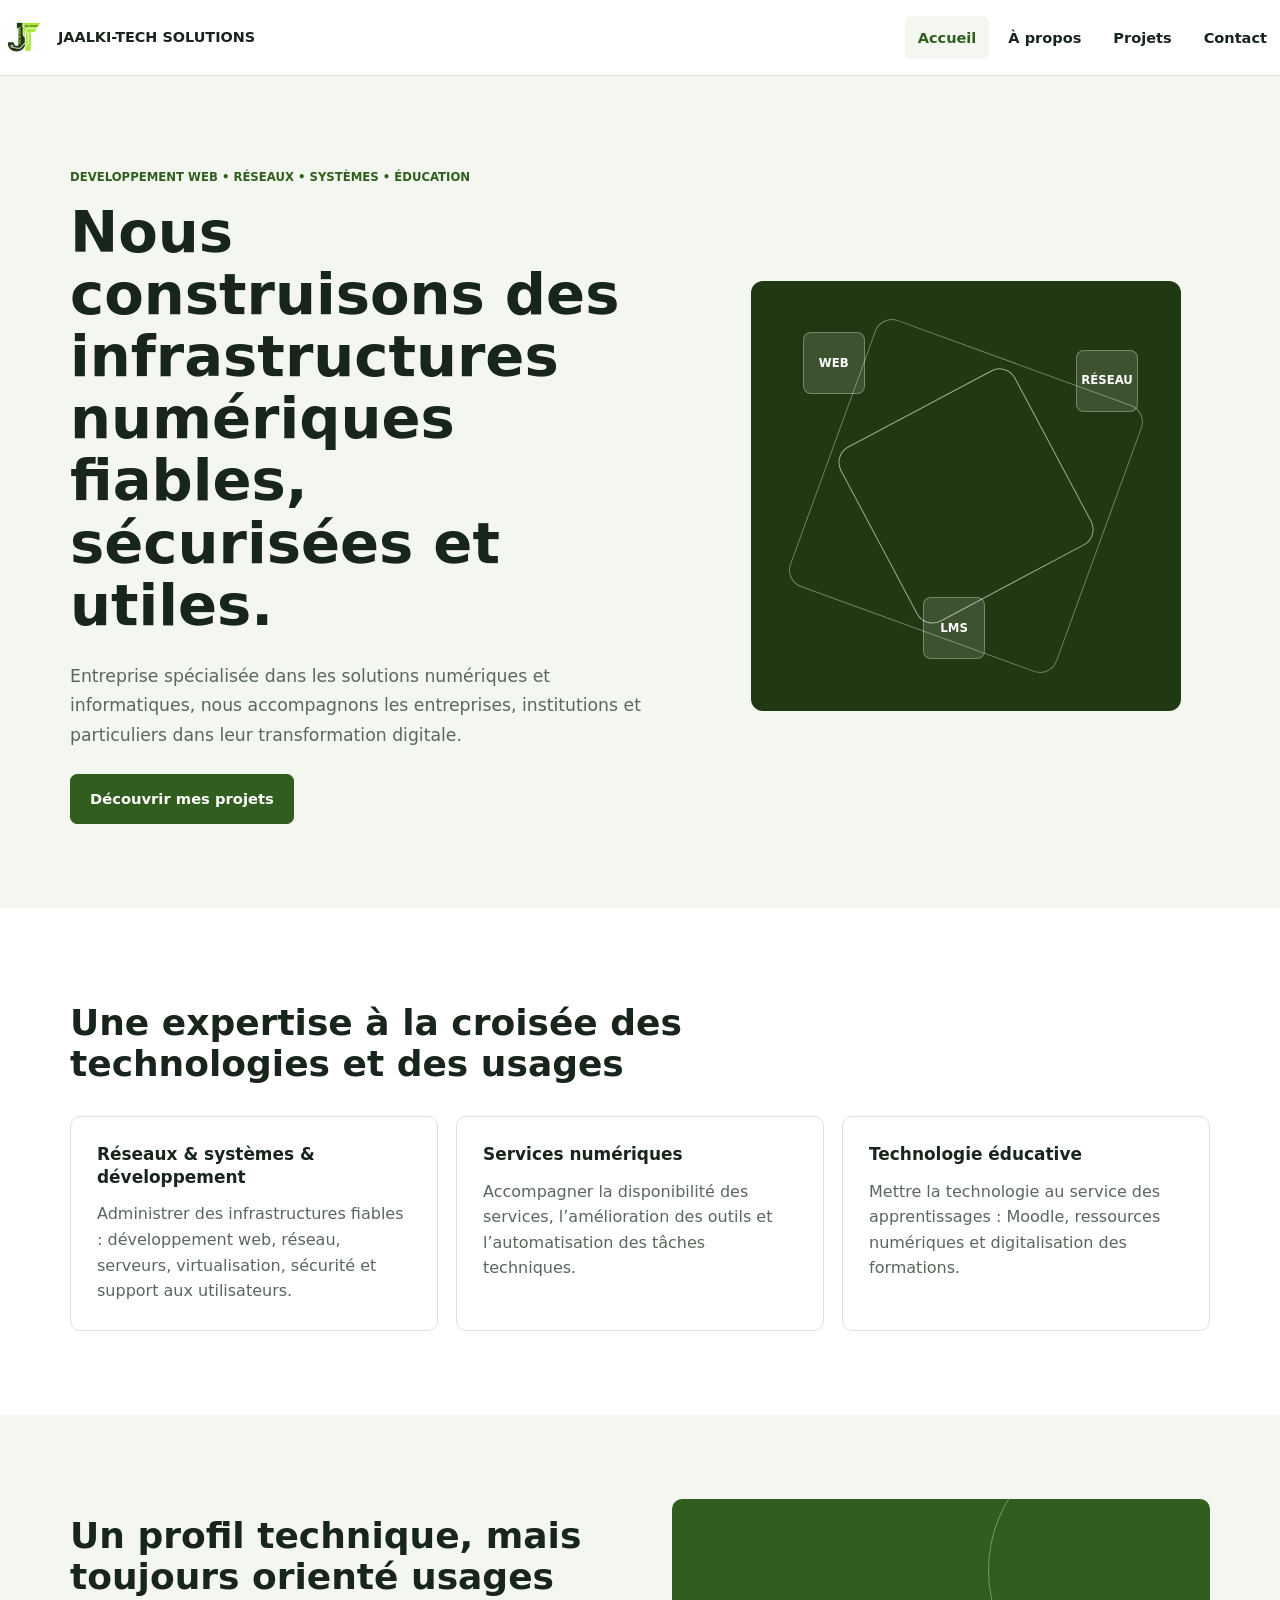
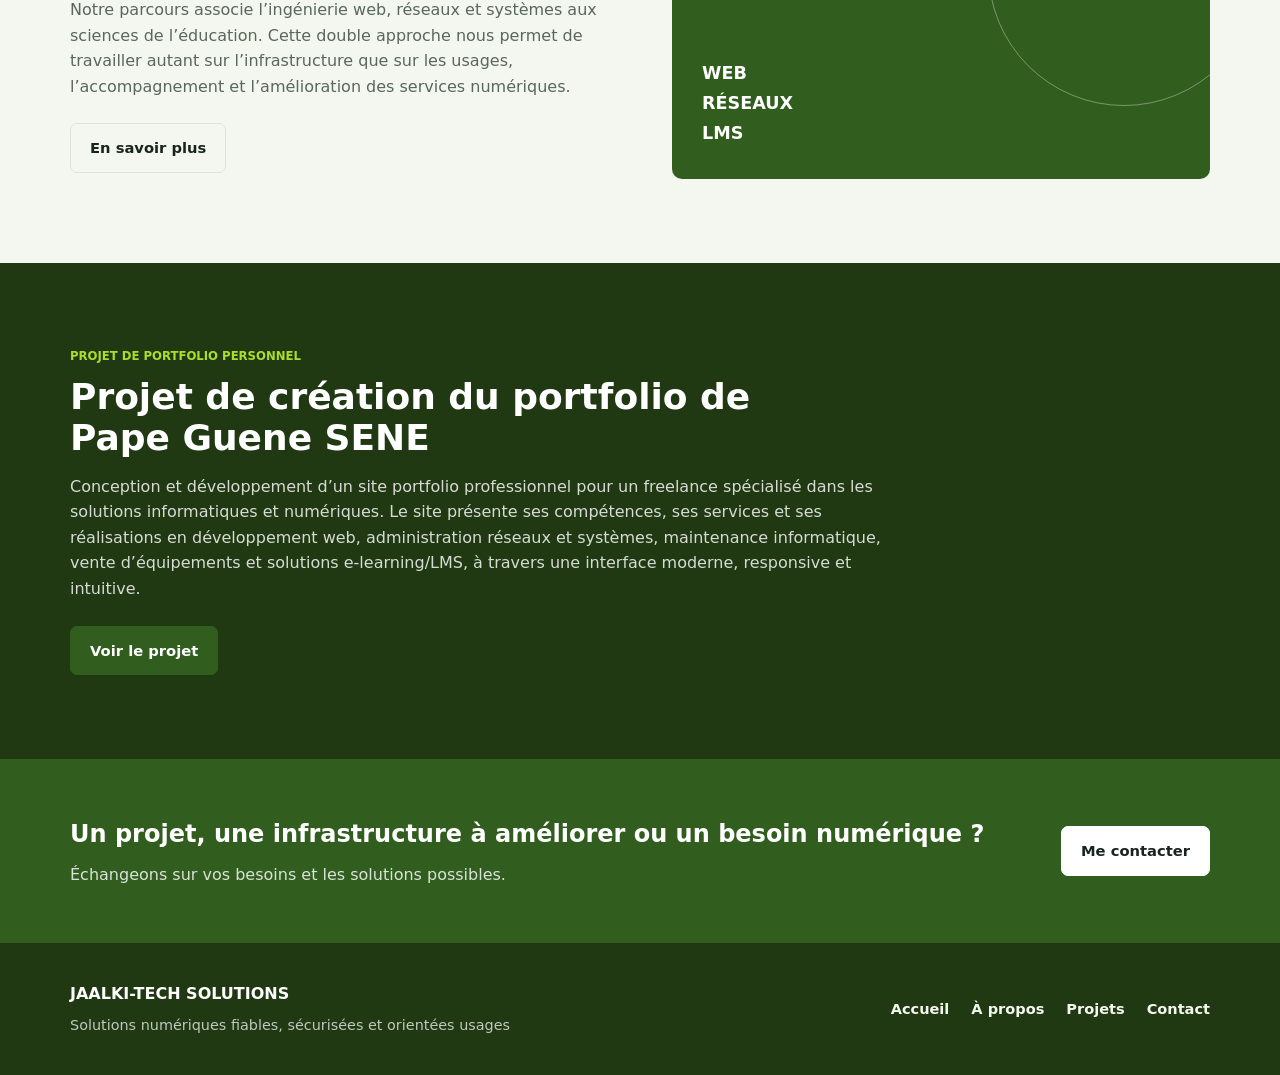
<file: index.html>
<!doctype html>
<html lang="fr">
  <!-- Début du document HTML : indique que la page est en français -->
  <head>
    <!-- Métadonnées du document : encodage, compatibilité mobile et description SEO -->
    <meta charset="utf-8" />
    <meta name="viewport" content="width=device-width, initial-scale=1" />
    <meta name="description" content="JAALKI-TECH SOLUTIONS — solutions numériques et informatiques."/>
    <title>Accueil | JAALKI-TECH SOLUTIONS</title>
    <!-- Icône du site affichée dans l'onglet du navigateur -->
    <link rel="icon" type="image/png" href="assets/favicon.png" />
    <!-- Lien vers la feuille de style principale du site -->
    <link rel="stylesheet" href="style.css" />
  </head>
  <body>
    <!-- En-tête du site : logo, nom, bouton du menu et navigation principale -->
    <header class="site-header">
      <div class="container header-inner">
        <!-- Logo et nom de l'entreprise, renvoyant vers la page d'accueil -->
        <a
          class="brand"
          href="index.html"
          aria-label="JAALKI-TECH SOLUTIONS, accueil"
        >
          <img class="brand-logo" src="assets/WhatsApp%20Image%202026-10-04%20at%2000.43.53.jpeg" alt="" width="48" height="48" />
          <span>JAALKI-TECH SOLUTIONS</span>
        </a>
        <!-- Bouton mobile pour ouvrir/fermer le menu sur petit écran -->
        <button
          class="menu-toggle"
          aria-label="Ouvrir le menu"
          aria-expanded="false"
        >
          ☰
        </button>
        <!-- Navigation principale entre les pages du site -->
        <nav class="nav">
          <a class="active" href="index.html">Accueil</a
          ><a class="" href="a-propos.html">À propos</a
          ><a class="" href="projets.html">Projets</a
          ><a class="" href="contact.html">Contact</a>
        </nav>
      </div>
    </header>

    <!-- Contenu principal de la page d'accueil -->
    <main>
      <!-- Section d'introduction : slogan et appel à l'action -->
      <section class="hero">
        <div class="container hero-grid">
          <div>
            <div class="eyebrow">
              DEVELOPPEMENT WEB • RÉSEAUX • SYSTÈMES • ÉDUCATION
            </div>
            <h1>
              Nous construisons des infrastructures numériques fiables, sécurisées
              et utiles.
            </h1>
            <p class="hero-copy">
              Entreprise spécialisée dans les solutions numériques et
              informatiques, nous accompagnons les entreprises, institutions et
              particuliers dans leur transformation digitale.
            </p>
            <div class="actions">
              <a class="button" href="projets.html">Découvrir mes projets</a>
            </div>
          </div>
          <!-- Illustration visuelle du positionnement de l'entreprise -->
          <div
            class="abstract"
            aria-label="Illustration abstraite des domaines de l'entreprise"
          >
            <span class="node n1">WEB</span><span class="node n2">RÉSEAU</span
            ><span class="node n3">LMS</span>
          </div>
        </div>
      </section>

      <!-- Section de présentation des domaines d'expertise -->
      <section class="section">
        <div class="container">
          <div class="section-heading">
            <h2>Une expertise à la croisée des technologies et des usages</h2>
          </div>
          <div class="cards">
            <!-- Carte 1 : réseaux, systèmes et développement -->
            <article class="card">
              <h3>Réseaux &amp; systèmes &amp; développement</h3>
              <p>
                Administrer des infrastructures fiables : développement web,
                réseau, serveurs, virtualisation, sécurité et support aux
                utilisateurs.
              </p>
            </article>
            <!-- Carte 2 : services numériques -->
            <article class="card">
              <h3>Services numériques</h3>
              <p>
                Accompagner la disponibilité des services, l’amélioration des
                outils et l’automatisation des tâches techniques.
              </p>
            </article>
            <!-- Carte 3 : technologie éducative -->
            <article class="card">
              <h3>Technologie éducative</h3>
              <p>
                Mettre la technologie au service des apprentissages : Moodle,
                ressources numériques et digitalisation des formations.
              </p>
            </article>
          </div>
        </div>
      </section>

      <!-- Section "À propos" : profil technique et orienté usages -->
      <section class="section section-soft">
        <div class="container about-grid">
          <div>
            <h2>Un profil technique, mais toujours orienté usages</h2>
            <p class="muted">
              Notre parcours associe l’ingénierie web, réseaux et systèmes aux
              sciences de l’éducation. Cette double approche nous permet de
              travailler autant sur l’infrastructure que sur les usages,
              l’accompagnement et l’amélioration des services numériques.
            </p>
            <div class="actions">
              <a class="button button-light" href="a-propos.html"
                >En savoir plus</a
              >
            </div>
          </div>
          <!-- Bloc visuel décoratif de la section à propos -->
          <div class="about-panel" aria-hidden="true"></div>
        </div>
      </section>

      <!-- Section présentant un projet de portfolio personnel -->
      <section class="section featured">
        <div class="container">
          <div class="eyebrow">PROJET DE portfolio personnel</div>
          <h2>Projet de création du portfolio de Pape Guene SENE</h2>
          <p>
            Conception et développement d’un site portfolio professionnel pour
            un freelance spécialisé dans les solutions informatiques et
            numériques. Le site présente ses compétences, ses services et ses
            réalisations en développement web, administration réseaux et
            systèmes, maintenance informatique, vente d’équipements et solutions
            e-learning/LMS, à travers une interface moderne, responsive et
            intuitive.
          </p>
          <div class="actions">
            <a
              class="button"
              href="https://papeguenesene-wq.github.io/Mon-portfolio/"
              target="_blank"
              rel="noopener"
              >Voir le projet</a
            >
          </div>
        </div>
      </section>

      <!-- Section de call-to-action pour encourager le contact -->
      <section class="cta">
        <div class="container cta-inner">
          <div>
            <h2>
              Un projet, une infrastructure à améliorer ou un besoin numérique ?
            </h2>
            <p>Échangeons sur vos besoins et les solutions possibles.</p>
          </div>
          <a class="button" href="contact.html">Me contacter</a>
        </div>
      </section>
    </main>

    <!-- Pied de page du site : identité, slogan et liens utiles -->
    <footer class="site-footer">
      <div class="container footer-inner">
        <div>
          <div class="footer-name">JAALKI-TECH SOLUTIONS</div>
          <p class="footer-slogan">
            Solutions numériques fiables, sécurisées et orientées usages
          </p>
        </div>
        <div class="footer-links">
          <a href="index.html">Accueil</a><a href="a-propos.html">À propos</a
          ><a href="projets.html">Projets</a><a href="contact.html">Contact</a>
        </div>
      </div>
    </footer>

    <!-- Script JavaScript du site chargé en fin de page pour les interactions -->
    <script src="script.js"></script>
  </body>
</html>
</file>
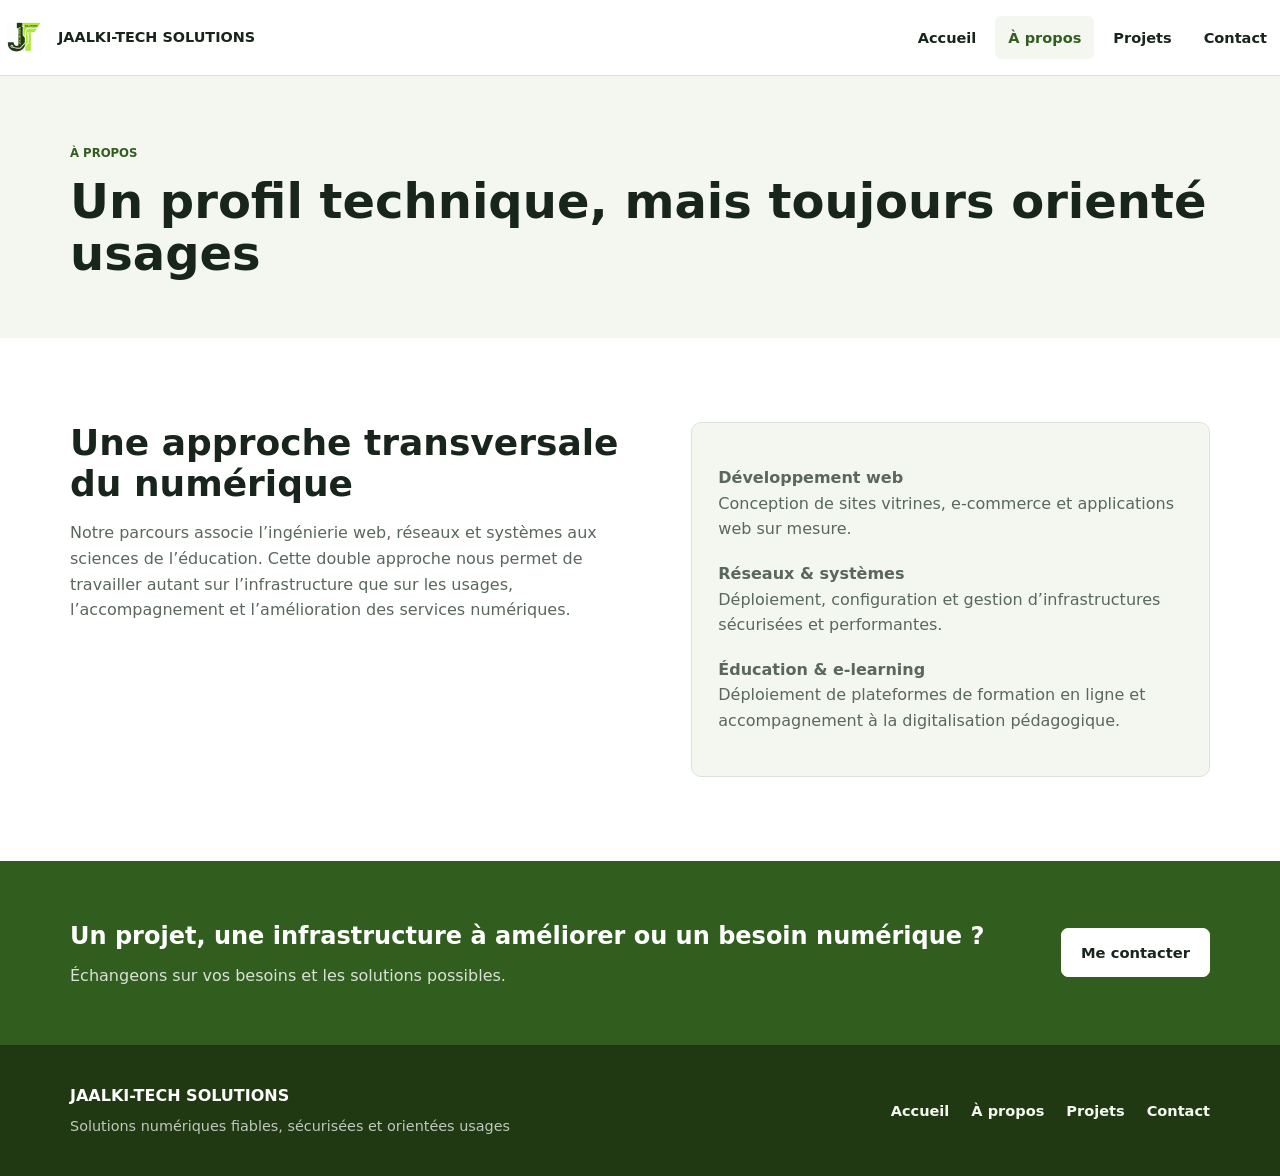
<file: a-propos.html>
<!doctype html>
<html lang="fr">
  <!-- Début du document HTML, page dédiée à la présentation de l'entreprise -->
  <head>
    <!-- En-tête du document : encodage, compatibilité mobile et informations SEO -->
    <meta charset="utf-8" />
    <meta name="viewport" content="width=device-width, initial-scale=1" />
    <meta
      name="description"
      content="JAALKI-TECH SOLUTIONS — solutions numériques et informatiques."
    />
    <title>À propos | JAALKI-TECH SOLUTIONS</title>
    <!-- Icône du site affichée dans l'onglet du navigateur -->
    <link rel="icon" type="image/png" href="assets/favicon.png" />
    <!-- Lien vers la feuille de style commune à tout le site -->
    <link rel="stylesheet" href="style.css" />
  </head>
  <body>
    <!-- En-tête global du site avec logo, nom et navigation -->
    <header class="site-header">
      <div class="container header-inner">
        <!-- Logo cliquable renvoyant vers la page d'accueil -->
        <a
          class="brand"
          href="index.html"
          aria-label="JAALKI-TECH SOLUTIONS, accueil"
        >
          <img class="brand-logo" src="assets/WhatsApp%20Image%202026-10-04%20at%2000.43.53.jpeg" alt="" width="48" height="48" />
          <span>JAALKI-TECH SOLUTIONS</span>
        </a>
        <!-- Bouton affiché sur mobile pour ouvrir le menu -->
        <button
          class="menu-toggle"
          aria-label="Ouvrir le menu"
          aria-expanded="false"
        >
          ☰
        </button>
        <!-- Menu principal de navigation entre les pages -->
        <nav class="nav">
          <a class="" href="index.html">Accueil</a
          ><a class="active" href="a-propos.html">À propos</a
          ><a class="" href="projets.html">Projets</a
          ><a class="" href="contact.html">Contact</a>
        </nav>
      </div>
    </header>

    <!-- Contenu principal de la page À propos -->
    <main>
      <!-- Bannière supérieure de page avec titre de section -->
      <section class="page-hero">
        <div class="container">
          <div class="eyebrow">À PROPOS</div>
          <h1>Un profil technique, mais toujours orienté usages</h1>
        </div>
      </section>

      <!-- Présentation de la philosophie et des compétences -->
      <section class="section">
        <div class="container content-grid">
          <div>
            <h2>Une approche transversale du numérique</h2>
            <p>
              Notre parcours associe l’ingénierie web, réseaux et systèmes aux
              sciences de l’éducation. Cette double approche nous permet de
              travailler autant sur l’infrastructure que sur les usages,
              l’accompagnement et l’amélioration des services numériques.
            </p>
          </div>
          <!-- Bloc latéral récapitulatif des domaines d’expertise -->
          <aside class="info-panel">
            <p>
              <strong>Développement web</strong><br />Conception de sites
              vitrines, e-commerce et applications web sur mesure.
            </p>
            <p>
              <strong>Réseaux &amp; systèmes</strong><br />Déploiement,
              configuration et gestion d’infrastructures sécurisées et
              performantes.
            </p>
            <p>
              <strong>Éducation &amp; e-learning</strong><br />Déploiement de
              plateformes de formation en ligne et accompagnement à la
              digitalisation pédagogique.
            </p>
          </aside>
        </div>
      </section>

      <!-- Appel à l'action invitant à prendre contact -->
      <section class="cta">
        <div class="container cta-inner">
          <div>
            <h2>
              Un projet, une infrastructure à améliorer ou un besoin numérique ?
            </h2>
            <p>Échangeons sur vos besoins et les solutions possibles.</p>
          </div>
          <a class="button" href="contact.html">Me contacter</a>
        </div>
      </section>
    </main>

    <!-- Pied de page identique sur toutes les pages -->
    <footer class="site-footer">
      <div class="container footer-inner">
        <div>
          <div class="footer-name">JAALKI-TECH SOLUTIONS</div>
          <p class="footer-slogan">
            Solutions numériques fiables, sécurisées et orientées usages
          </p>
        </div>
        <div class="footer-links">
          <a href="index.html">Accueil</a><a href="a-propos.html">À propos</a
          ><a href="projets.html">Projets</a><a href="contact.html">Contact</a>
        </div>
      </div>
    </footer>

    <!-- Script JavaScript commun pour les interactions du site -->
    <script src="script.js"></script>
  </body>
</html>
</file>
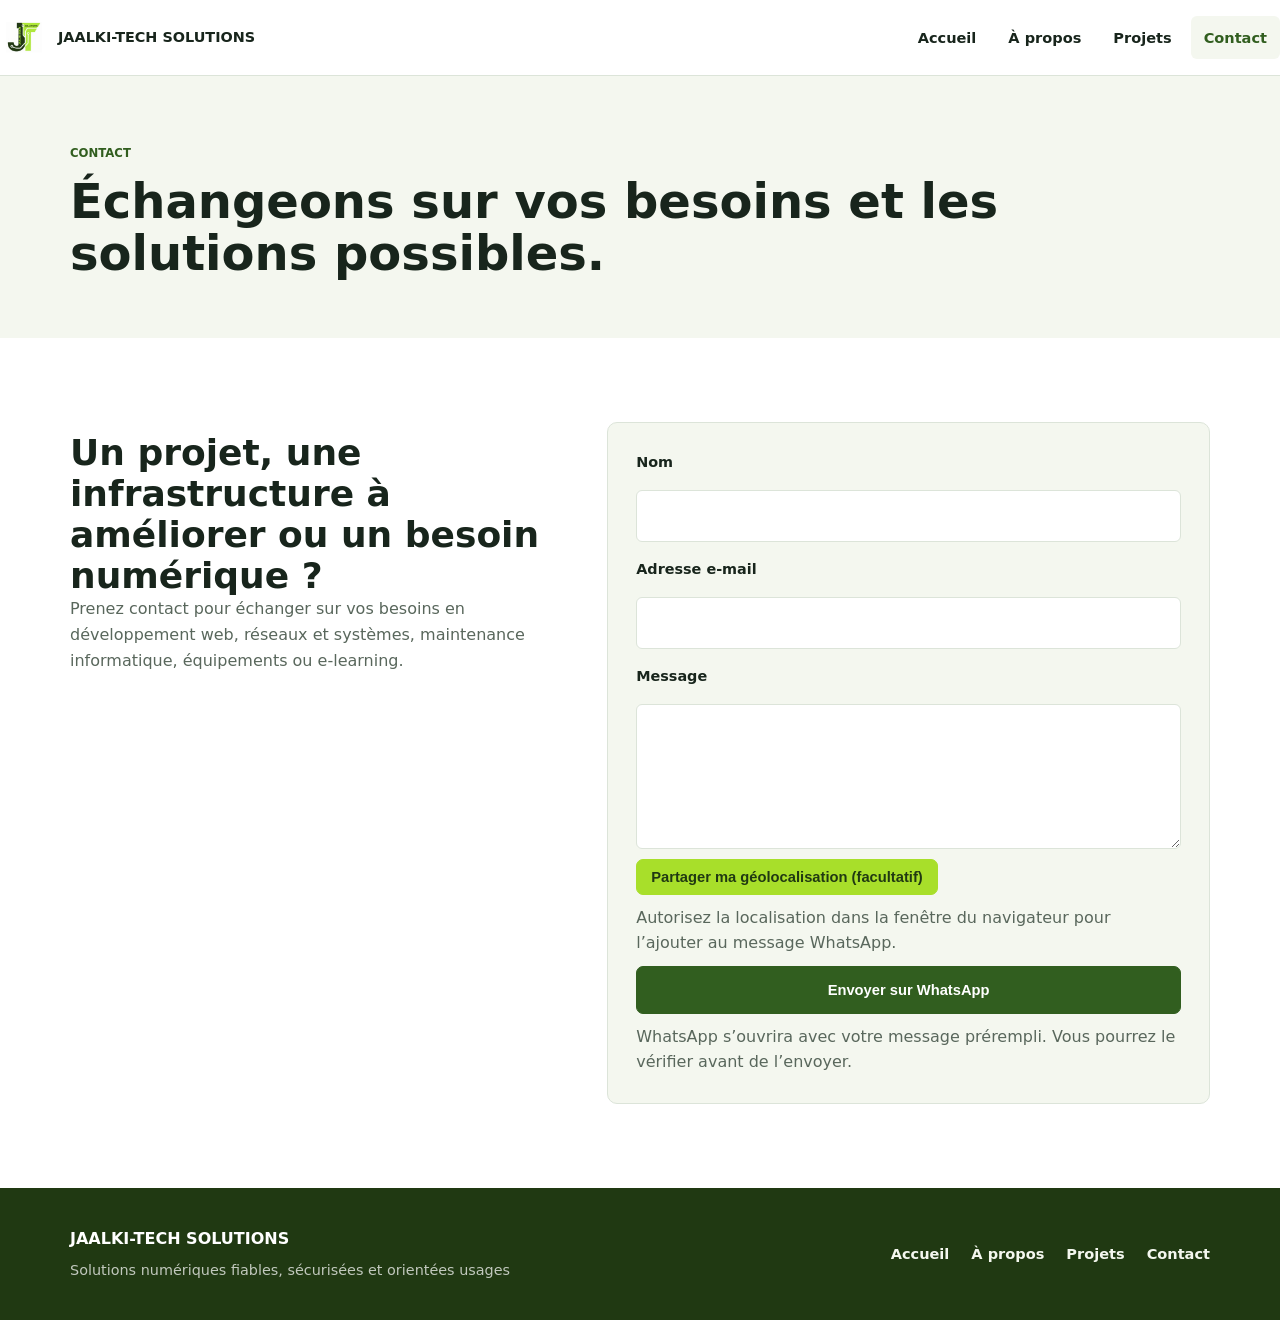
<file: contact.html>
<!doctype html>
<html lang="fr">
  <!-- Début de la page de contact : formulaire destiné à envoyer un message WhatsApp -->
  <head>
    <!-- Métadonnées de la page et chargement du style global -->
    <meta charset="utf-8" />
    <meta name="viewport" content="width=device-width, initial-scale=1" />
    <meta
      name="description"
      content="JAALKI-TECH SOLUTIONS — solutions numériques et informatiques."
    />
    <title>Contact | JAALKI-TECH SOLUTIONS</title>
    <link rel="icon" type="image/png" href="assets/favicon.png" />
    <link rel="stylesheet" href="style.css" />
  </head>
  <body>
    <!-- En-tête commun au site -->
    <header class="site-header">
      <div class="container header-inner">
        <!-- Logo du site avec retour à l'accueil -->
        <a
          class="brand"
          href="index.html"
          aria-label="JAALKI-TECH SOLUTIONS, accueil"
        >
          <img class="brand-logo" src="assets/WhatsApp%20Image%202026-10-04%20at%2000.43.53.jpeg" alt="" width="48" height="48" />
          <span>JAALKI-TECH SOLUTIONS</span>
        </a>
        <!-- Bouton de menu pour les écrans mobiles -->
        <button
          class="menu-toggle"
          aria-label="Ouvrir le menu"
          aria-expanded="false"
        >
          ☰
        </button>
        <!-- Navigation principale -->
        <nav class="nav">
          <a class="" href="index.html">Accueil</a
          ><a class="" href="a-propos.html">À propos</a
          ><a class="" href="projets.html">Projets</a
          ><a class="active" href="contact.html">Contact</a>
        </nav>
      </div>
    </header>

    <!-- Contenu principal : formulaire de contact -->
    <main>
      <!-- Bandeau haut de page avec titre de section -->
      <section class="page-hero">
        <div class="container">
          <div class="eyebrow">CONTACT</div>
          <h1>Échangeons sur vos besoins et les solutions possibles.</h1>
        </div>
      </section>

      <!-- Bloc contenant le texte d’introduction et le formulaire -->
      <section class="section">
        <div class="container contact-grid">
          <div>
            <h2>
              Un projet, une infrastructure à améliorer ou un besoin numérique ?
            </h2>
            <p class="muted">
              Prenez contact pour échanger sur vos besoins en développement web,
              réseaux et systèmes, maintenance informatique, équipements ou
              e-learning.
            </p>
          </div>
          <!-- Carte du formulaire de contact -->
          <div class="contact-card">
            <form id="whatsapp-contact-form">
              <!-- Champ du nom -->
              <label for="contact-name">Nom</label>
              <input id="contact-name" type="text" name="nom" autocomplete="name" required />

              <!-- Champ de l’e-mail -->
              <label for="contact-email">Adresse e-mail</label>
              <input id="contact-email" type="email" name="email" autocomplete="email" required />

              <!-- Zone de texte du message -->
              <label for="contact-message">Message</label>
              <textarea id="contact-message" name="message" required></textarea>

              <!-- Le contact choisit de partager sa position et autorise la demande du navigateur -->
              <button
                class="button location-button"
                id="share-location"
                type="button"
                aria-describedby="location-status"
              >
                Partager ma géolocalisation (facultatif)
              </button>
              <p class="muted" id="location-status" role="status" aria-live="polite">
                Autorisez la localisation dans la fenêtre du navigateur pour l’ajouter au message WhatsApp.
              </p>

              <!-- Bouton de soumission du formulaire -->
              <button class="button" type="submit">Envoyer sur WhatsApp</button>
              <p class="muted" id="whatsapp-help">
                WhatsApp s’ouvrira avec votre message prérempli. Vous pourrez le vérifier avant de l’envoyer.
              </p>
            </form>
          </div>
        </div>
      </section>
    </main>

    <!-- Pied de page standard du site -->
    <footer class="site-footer">
      <div class="container footer-inner">
        <div>
          <div class="footer-name">JAALKI-TECH SOLUTIONS</div>
          <p class="footer-slogan">
            Solutions numériques fiables, sécurisées et orientées usages
          </p>
        </div>
        <div class="footer-links">
          <a href="index.html">Accueil</a><a href="a-propos.html">À propos</a
          ><a href="projets.html">Projets</a><a href="contact.html">Contact</a>
        </div>
      </div>
    </footer>

    <!-- Chargement du script JavaScript qui gère le formulaire et le menu -->
    <script src="script.js"></script>
  </body>
</html>
</file>
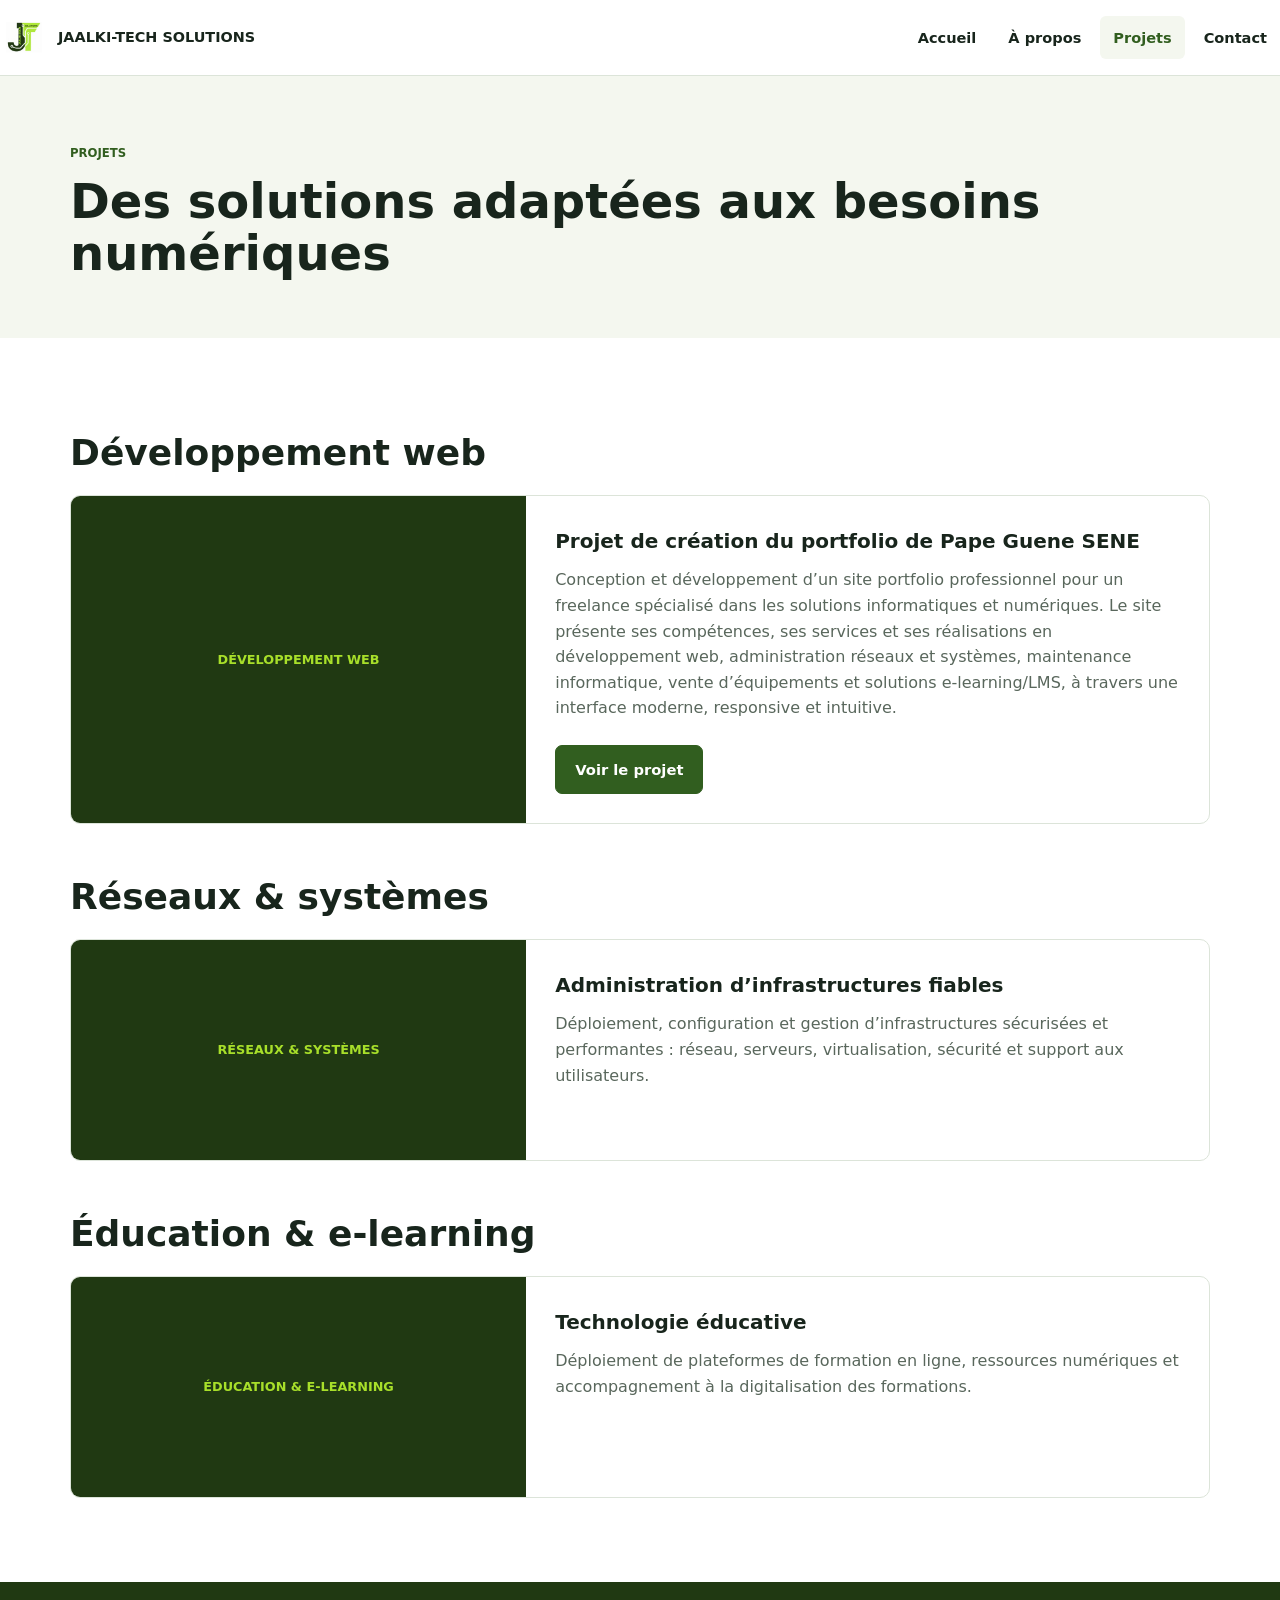
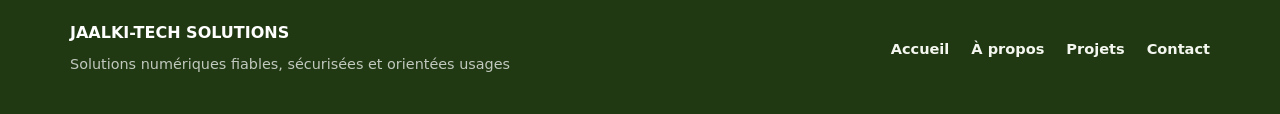
<file: projets.html>
<!doctype html>
<html lang="fr">
  <!-- Début de la page Projets : présentation des réalisations et services -->
  <head>
    <!-- Informations du document et chargement du CSS global -->
    <meta charset="utf-8" />
    <meta name="viewport" content="width=device-width, initial-scale=1" />
    <meta
      name="description"
      content="JAALKI-TECH SOLUTIONS — solutions numériques et informatiques."
    />
    <title>Projets | JAALKI-TECH SOLUTIONS</title>
    <link rel="icon" type="image/png" href="assets/favicon.png" />
    <link rel="stylesheet" href="style.css" />
  </head>
  <body>
    <!-- En-tête du site, identique sur toutes les pages -->
    <header class="site-header">
      <div class="container header-inner">
        <!-- Logo avec lien vers l'accueil -->
        <a
          class="brand"
          href="index.html"
          aria-label="JAALKI-TECH SOLUTIONS, accueil"
        >
          <img class="brand-logo" src="assets/WhatsApp%20Image%202026-10-04%20at%2000.43.53.jpeg" alt="" width="48" height="48" />
          <span>JAALKI-TECH SOLUTIONS</span>
        </a>
        <!-- Bouton mobile pour ouvrir le menu -->
        <button
          class="menu-toggle"
          aria-label="Ouvrir le menu"
          aria-expanded="false"
        >
          ☰
        </button>
        <!-- Menu de navigation entre les rubriques -->
        <nav class="nav">
          <a class="" href="index.html">Accueil</a
          ><a class="" href="a-propos.html">À propos</a
          ><a class="active" href="projets.html">Projets</a
          ><a class="" href="contact.html">Contact</a>
        </nav>
      </div>
    </header>

    <!-- Contenu principal de la page projets -->
    <main>
      <!-- Bannière d’introduction de la page -->
      <section class="page-hero">
        <div class="container">
          <div class="eyebrow">PROJETS</div>
          <h1>Des solutions adaptées aux besoins numériques</h1>
        </div>
      </section>

      <!-- Section regroupant plusieurs exemples de projets -->
      <section class="section">
        <div class="container">
          <!-- Groupe de projet : développement web -->
          <div class="project-group">
            <h2>Développement web</h2>
            <article class="project-card">
              <div class="project-visual">DÉVELOPPEMENT WEB</div>
              <div class="project-text">
                <h3>Projet de création du portfolio de Pape Guene SENE</h3>
                <p>
                  Conception et développement d’un site portfolio professionnel
                  pour un freelance spécialisé dans les solutions informatiques
                  et numériques. Le site présente ses compétences, ses services
                  et ses réalisations en développement web, administration
                  réseaux et systèmes, maintenance informatique, vente
                  d’équipements et solutions e-learning/LMS, à travers une
                  interface moderne, responsive et intuitive.
                </p>
                <div class="actions">
                  <a
                    class="button"
                    href="https://papeguenesene-wq.github.io/Mon-portfolio/"
                    target="_blank"
                    rel="noopener"
                    >Voir le projet</a
                  >
                </div>
              </div>
            </article>
          </div>

          <!-- Groupe de projet : réseaux et systèmes -->
          <div class="project-group">
            <h2>Réseaux &amp; systèmes</h2>
            <article class="project-card">
              <div class="project-visual">RÉSEAUX &amp; SYSTÈMES</div>
              <div class="project-text">
                <h3>Administration d’infrastructures fiables</h3>
                <p>
                  Déploiement, configuration et gestion d’infrastructures
                  sécurisées et performantes : réseau, serveurs, virtualisation,
                  sécurité et support aux utilisateurs.
                </p>
              </div>
            </article>
          </div>

          <!-- Groupe de projet : éducation et e-learning -->
          <div class="project-group">
            <h2>Éducation &amp; e-learning</h2>
            <article class="project-card">
              <div class="project-visual">ÉDUCATION &amp; E-LEARNING</div>
              <div class="project-text">
                <h3>Technologie éducative</h3>
                <p>
                  Déploiement de plateformes de formation en ligne, ressources
                  numériques et accompagnement à la digitalisation des
                  formations.
                </p>
              </div>
            </article>
          </div>
        </div>
      </section>
    </main>

    <!-- Pied de page de la page projets -->
    <footer class="site-footer">
      <div class="container footer-inner">
        <div>
          <div class="footer-name">JAALKI-TECH SOLUTIONS</div>
          <p class="footer-slogan">
            Solutions numériques fiables, sécurisées et orientées usages
          </p>
        </div>
        <div class="footer-links">
          <a href="index.html">Accueil</a><a href="a-propos.html">À propos</a
          ><a href="projets.html">Projets</a><a href="contact.html">Contact</a>
        </div>
      </div>
    </footer>

    <!-- Chargement du script qui active le menu mobile et le formulaire de contact -->
    <script src="script.js"></script>
  </body>
</html>
</file>
<file: style.css>
/*
  Styles globaux du site JAALKI-TECH SOLUTIONS.
  Ce fichier définit les couleurs, la typographie, les espacements et le design réactif.
*/

/* --- Variables globales et base du site --- */
:root {
  --ink: #18251c;
  --green: #315e1f;
  --lime: #a8df2a;
  --soft: #f4f7ef;
  --line: #dce4d9;
  --white: #fff;
  --dark: #203912;
  --muted: #59675c;
}

* {
  box-sizing: border-box;
}

html {
  scroll-behavior: smooth;
}

body {
  margin: 0;
  font-family:
    Inter,
    ui-sans-serif,
    system-ui,
    -apple-system,
    BlinkMacSystemFont,
    "Segoe UI",
    sans-serif;
  color: var(--ink);
  background: var(--white);
  line-height: 1.6;
}

.container {
  width: min(1140px, calc(100% - 40px));
  margin: auto;
}

/* --- En-tête / navigation principale --- */
.site-header {
  min-height: 76px;
  display: flex;
  align-items: center;
  border-bottom: 1px solid var(--line);
  background: var(--white);
  position: sticky;
  top: 0;
  z-index: 20;
}

.header-inner {
  display: flex;
  align-items: center;
  justify-content: space-between;
  width: 100%;
}

.brand {
  display: flex;
  gap: 10px;
  align-items: center;
  text-decoration: none;
  color: var(--ink);
  font-size: 0.9rem;
  font-weight: 800;
  letter-spacing: 0;
}

.brand-logo {
  width: 48px;
  height: 48px;
  flex: 0 0 48px;
  object-fit: contain;
}

.nav {
  display: flex;
  align-items: center;
  gap: 6px;
}

.nav a,
.footer-links a {
  font-size: 0.91rem;
  color: var(--ink);
  text-decoration: none;
  font-weight: 650;
}

.nav a:hover,
.nav a.active {
  color: var(--green);
  background: var(--soft);
}

.nav a {
  padding: 10px 13px;
  border-radius: 6px;
  transition: color 0.15s ease, background-color 0.15s ease;
}

.menu-toggle {
  display: none;
  border: 1px solid var(--line);
  border-radius: 6px;
  background: var(--white);
  font-size: 1.5rem;
  color: var(--ink);
  padding: 6px 10px;
  cursor: pointer;
}

.eyebrow {
  font-weight: 800;
  font-size: 0.73rem;
  letter-spacing: 0;
  color: var(--green);
  text-transform: uppercase;
}

/* --- Hero / section d’introduction --- */
.hero {
  padding: 92px 0 84px;
  background: var(--soft);
  overflow: hidden;
}

.hero-grid {
  display: grid;
  grid-template-columns: 1.1fr 0.9fr;
  gap: 56px;
  align-items: center;
}

.hero h1 {
  font-size: 3.6rem;
  letter-spacing: 0;
  line-height: 1.08;
  margin: 15px 0 25px;
  max-width: 760px;
}

.hero-copy {
  font-size: 1.08rem;
  line-height: 1.7;
  color: var(--muted);
  max-width: 680px;
}

.button {
  display: inline-flex;
  align-items: center;
  gap: 8px;
  text-decoration: none;
  background: var(--green);
  color: #fff;
  border: 1px solid var(--green);
  min-height: 48px;
  padding: 12px 19px;
  border-radius: 7px;
  font-weight: 750;
  font-size: 0.92rem;
  transition: background-color 0.15s ease;
}

.button:hover {
  background: var(--ink);
}

.button-light {
  background: transparent;
  color: var(--ink);
  border-color: var(--line);
}

.button-light:hover {
  background: var(--soft);
  color: var(--ink);
}
.location-button {
  justify-self: start;
  background: var(--lime);
  color: var(--dark);
  border-color: var(--lime);
  min-height: 0;
  padding: 9px 14px;
  font-weight: 800;
}
.location-button:hover {
  background: #c0f04a;
  border-color: #c0f04a;
  color: var(--dark);
}
.location-button:disabled {
  cursor: wait;
  opacity: 0.75;
}
.contact-card form > button[type="submit"] {
  width: 100%;
  justify-self: stretch;
  justify-content: center;
  text-align: center;
}
.actions {
  display: flex;
  gap: 10px;
  flex-wrap: wrap;
  margin-top: 24px;
}

.abstract {
  position: relative;
  width: min(430px, 100%);
  aspect-ratio: 1;
  margin: auto;
  border-radius: 12px;
  background: var(--dark);
  overflow: hidden;
}

.abstract:before,
.abstract:after {
  content: "";
  position: absolute;
  inset: 17%;
  border: 1px solid rgba(255, 255, 255, 0.36);
  border-radius: 18px;
  transform: rotate(20deg);
}

.abstract:after {
  inset: 27%;
  transform: rotate(-28deg);
  border-color: rgba(255, 255, 255, 0.55);
}

.node {
  position: absolute;
  width: 62px;
  height: 62px;
  border-radius: 8px;
  display: grid;
  place-items: center;
  background: rgba(255, 255, 255, 0.13);
  border: 1px solid rgba(255, 255, 255, 0.3);
  color: #fff;
  font-weight: 800;
  font-size: 0.73rem;
}

.n1 {
  top: 12%;
  left: 12%;
}

.n2 {
  top: 16%;
  right: 10%;
}

.n3 {
  bottom: 12%;
  left: 40%;
}

/* --- Blocs de sections et cartes de services --- */
.section {
  padding: 84px 0;
}

.section-soft {
  background: var(--soft);
}

.section-heading {
  max-width: 650px;
  margin-bottom: 32px;
}

.section h2 {
  font-size: 2.25rem;
  letter-spacing: 0;
  line-height: 1.14;
  margin: 10px 0 0;
}

.cards {
  display: grid;
  grid-template-columns: repeat(3, minmax(0, 1fr));
  gap: 18px;
}

.card {
  padding: 26px;
  background: #fff;
  border: 1px solid var(--line);
  border-radius: 10px;
  transition: border-color 0.15s ease;
}

.card:hover {
  border-color: var(--green);
}

.card h3 {
  font-size: 1.06rem;
  line-height: 1.35;
  margin: 0 0 13px;
}

.card p,
.muted {
  color: var(--muted);
  margin: 0;
}

/* --- Sections à propos, featured et CTA --- */
.about-grid {
  display: grid;
  grid-template-columns: 1fr 1fr;
  gap: 64px;
  align-items: center;
}

.about-panel {
  min-height: 280px;
  border-radius: 10px;
  background: var(--green);
  position: relative;
  overflow: hidden;
}

.about-panel:before {
  content: "";
  position: absolute;
  width: 270px;
  height: 270px;
  border: 1px solid rgba(255, 255, 255, 0.35);
  border-radius: 50%;
  top: -65px;
  right: -50px;
}

.about-panel:after {
  content: "WEB\A RÉSEAUX\A LMS";
  white-space: pre;
  position: absolute;
  left: 30px;
  bottom: 30px;
  color: #fff;
  font-weight: 800;
  font-size: 1.1rem;
  line-height: 1.7;
  letter-spacing: 0;
}

.featured {
  background: var(--dark);
  color: #fff;
}

.featured .eyebrow {
  color: var(--lime);
}

.featured h2 {
  max-width: 790px;
}

.featured p {
  color: rgba(255, 255, 255, 0.82);
  max-width: 820px;
}

.cta {
  padding: 56px 0;
  background: var(--green);
  color: #fff;
}

.cta h2 {
  margin: 0 0 8px;
}

.cta p {
  margin: 0;
  color: rgba(255, 255, 255, 0.82);
}

.cta-inner {
  display: flex;
  justify-content: space-between;
  gap: 30px;
  align-items: center;
}

.cta .button {
  background: #fff;
  border-color: #fff;
  color: var(--ink);
}

/* --- Pages internes : hero + contenu texte + projets + contact --- */
.page-hero {
  padding: 68px 0 58px;
  background: var(--soft);
}

.page-hero h1 {
  font-size: 3rem;
  letter-spacing: 0;
  line-height: 1.1;
  margin: 12px 0 0;
}

.content-grid {
  display: grid;
  grid-template-columns: 1.05fr 0.95fr;
  gap: 48px;
}

.content-grid h2 {
  margin-top: 0;
}

.content-grid p {
  color: var(--muted);
}

.info-panel {
  border: 1px solid var(--line);
  background: var(--soft);
  border-radius: 10px;
  padding: 26px;
}

.info-panel p + p {
  margin-top: 19px;
}

.project-group + .project-group {
  margin-top: 52px;
}

.project-group h2 {
  margin-bottom: 22px;
}

.project-card {
  border: 1px solid var(--line);
  border-radius: 10px;
  overflow: hidden;
  background: #fff;
  display: grid;
  grid-template-columns: 0.8fr 1.2fr;
}

.project-visual {
  background: var(--dark);
  min-height: 220px;
  display: grid;
  place-items: center;
  color: var(--lime);
  font-size: 0.8rem;
  font-weight: 850;
  letter-spacing: 0;
  text-align: center;
  padding: 20px;
}

.project-text {
  padding: 29px;
}

.project-text h3 {
  margin: 0 0 10px;
  font-size: 1.25rem;
}

.project-text p {
  color: var(--muted);
  margin: 0;
}

.contact-grid {
  display: grid;
  grid-template-columns: 0.9fr 1.1fr;
  gap: 44px;
}

.contact-card {
  padding: 28px;
  border: 1px solid var(--line);
  border-radius: 10px;
  background: var(--soft);
}

form {
  display: grid;
  gap: 10px;
}

label {
  font-weight: 700;
  font-size: 0.9rem;
  margin-top: 6px;
}

form label:first-of-type {
  margin-top: 0;
}

input,
textarea {
  display: block;
  width: 100%;
  border: 1px solid var(--line);
  border-radius: 6px;
  padding: 12px;
  font: inherit;
  margin-top: 6px;
  resize: vertical;
}

textarea {
  min-height: 145px;
}

input:focus-visible,
textarea:focus-visible,
.button:focus-visible,
.menu-toggle:focus-visible,
.nav a:focus-visible {
  outline: 3px solid var(--lime);
  outline-offset: 3px;
}

@media (prefers-reduced-motion: reduce) {
  html {
    scroll-behavior: auto;
  }
}

/* --- Pied de page --- */
.site-footer {
  background: var(--dark);
  color: #fff;
  padding: 38px 0;
}

.footer-inner {
  display: flex;
  align-items: center;
  justify-content: space-between;
  gap: 25px;
}

.footer-name {
  font-weight: 800;
  letter-spacing: 0;
}

.footer-slogan {
  margin: 7px 0 0;
  color: rgba(255, 255, 255, 0.72);
  font-size: 0.9rem;
}

.footer-links {
  display: flex;
  gap: 22px;
  flex-wrap: wrap;
}

.footer-links a {
  color: var(--soft);
}

/* --- Responsive design pour tablettes et mobiles --- */
@media (max-width: 800px) {
  .site-header {
    min-height: 67px;
  }

  .brand-logo {
    width: 42px;
    height: 42px;
    flex-basis: 42px;
  }

  .nav {
    display: none;
    position: absolute;
    top: 67px;
    left: 0;
    right: 0;
    padding: 14px 20px 18px;
    background: var(--white);
    border-bottom: 1px solid var(--line);
    flex-direction: column;
    align-items: flex-start;
    gap: 5px;
  }

  .nav a {
    width: 100%;
  }

  .nav.open {
    display: flex;
  }

  .menu-toggle {
    display: block;
  }

  .hero {
    padding: 58px 0;
  }

  .hero-grid,
  .about-grid,
  .content-grid,
  .contact-grid {
    grid-template-columns: 1fr;
    gap: 35px;
  }

  .hero h1 {
    font-size: 2.35rem;
  }

  .abstract {
    max-width: 360px;
  }

  .cards {
    grid-template-columns: 1fr;
  }

  .section {
    padding: 58px 0;
  }

  .cta-inner,
  .footer-inner {
    align-items: flex-start;
    flex-direction: column;
  }

  .project-card {
    grid-template-columns: 1fr;
  }

  .page-hero {
    padding: 52px 0;
  }

  .page-hero h1 {
    font-size: 2.2rem;
  }

  .section h2 {
    font-size: 1.8rem;
  }

  .nav a {
    font-size: 1rem;
  }
}
</file>
